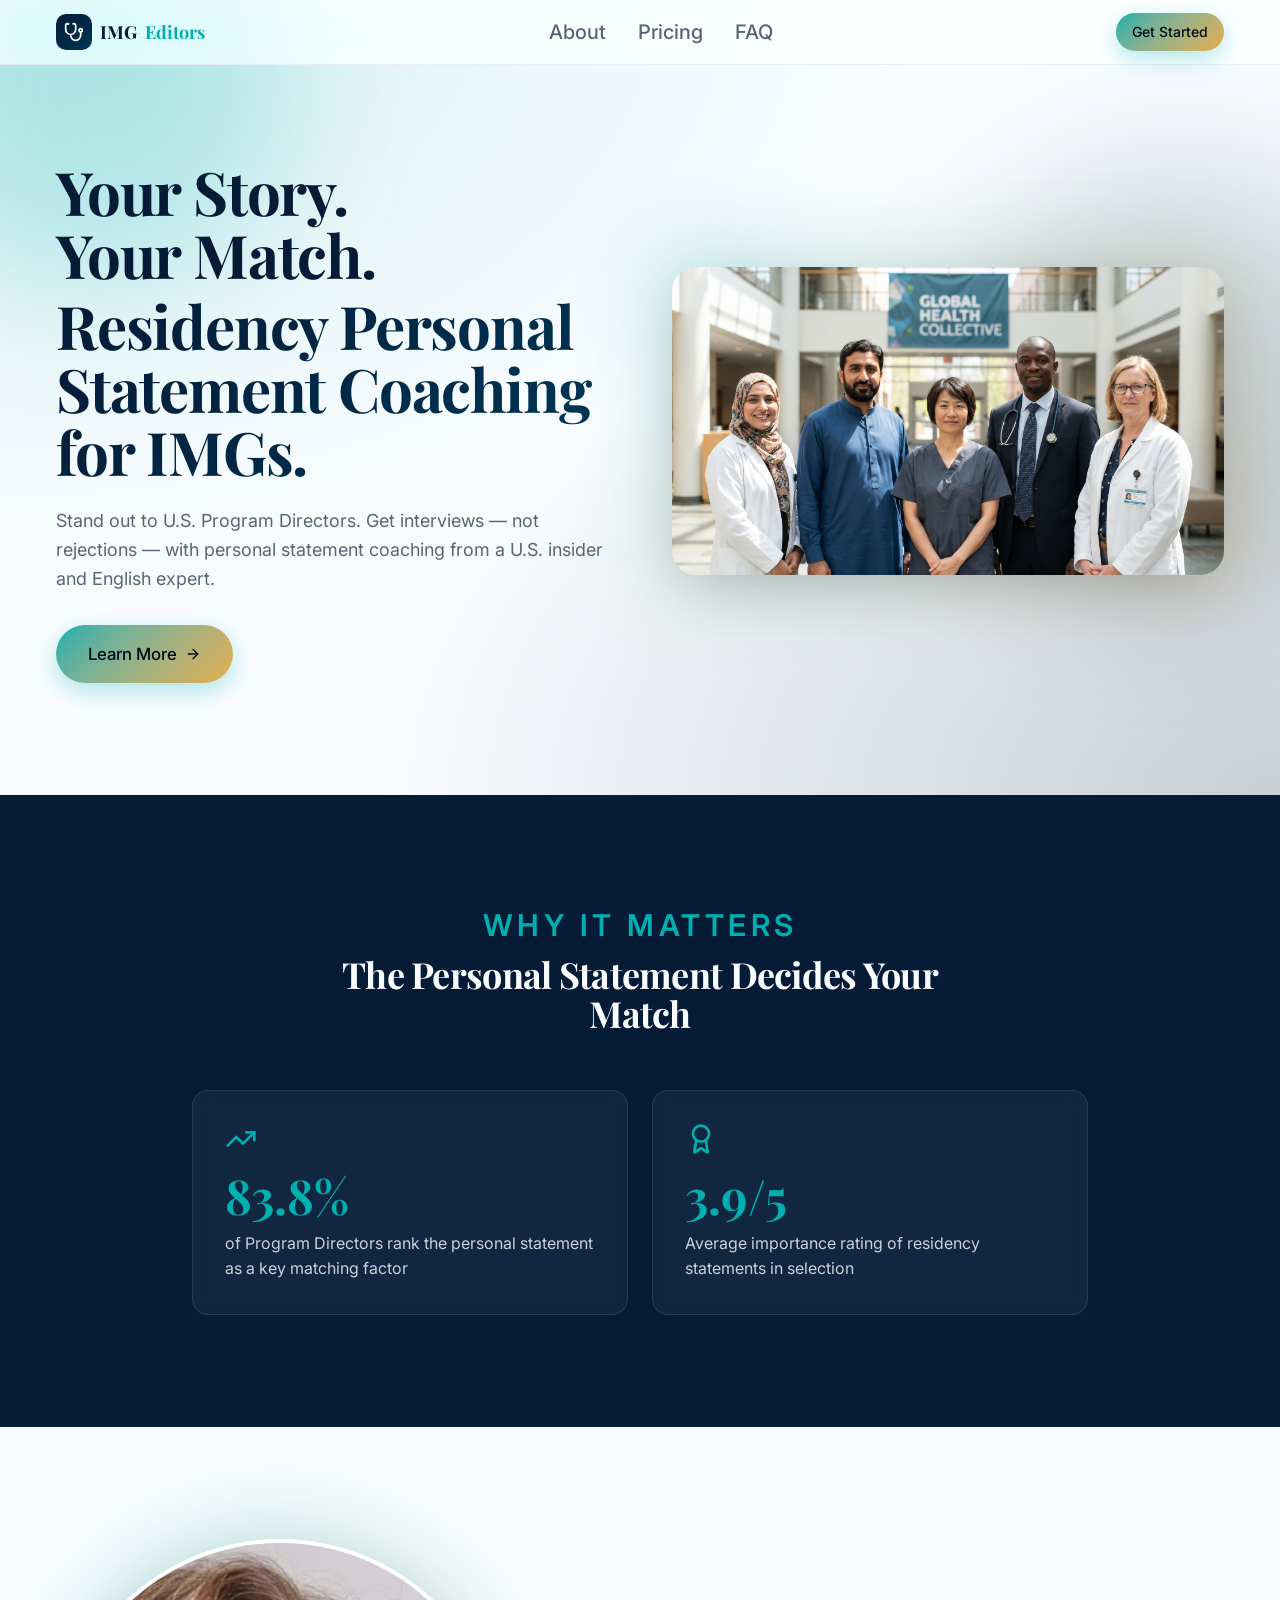
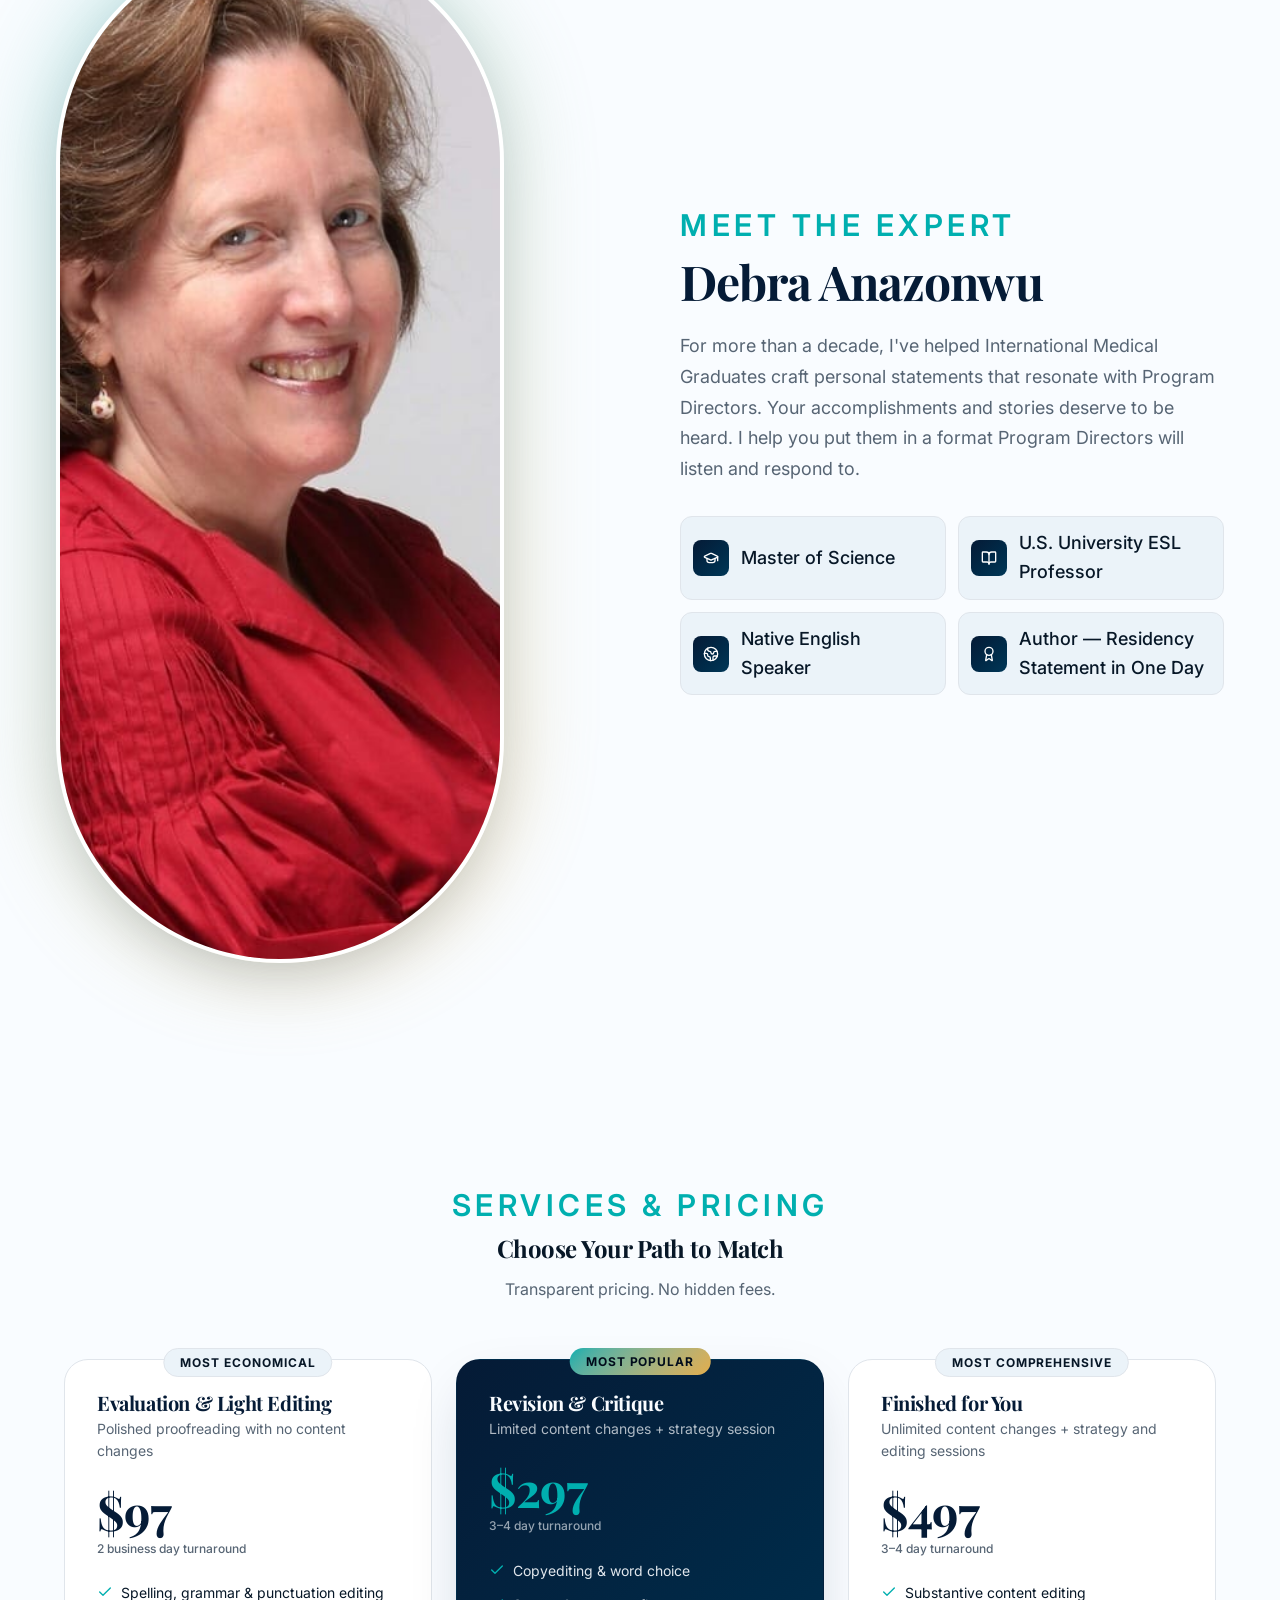
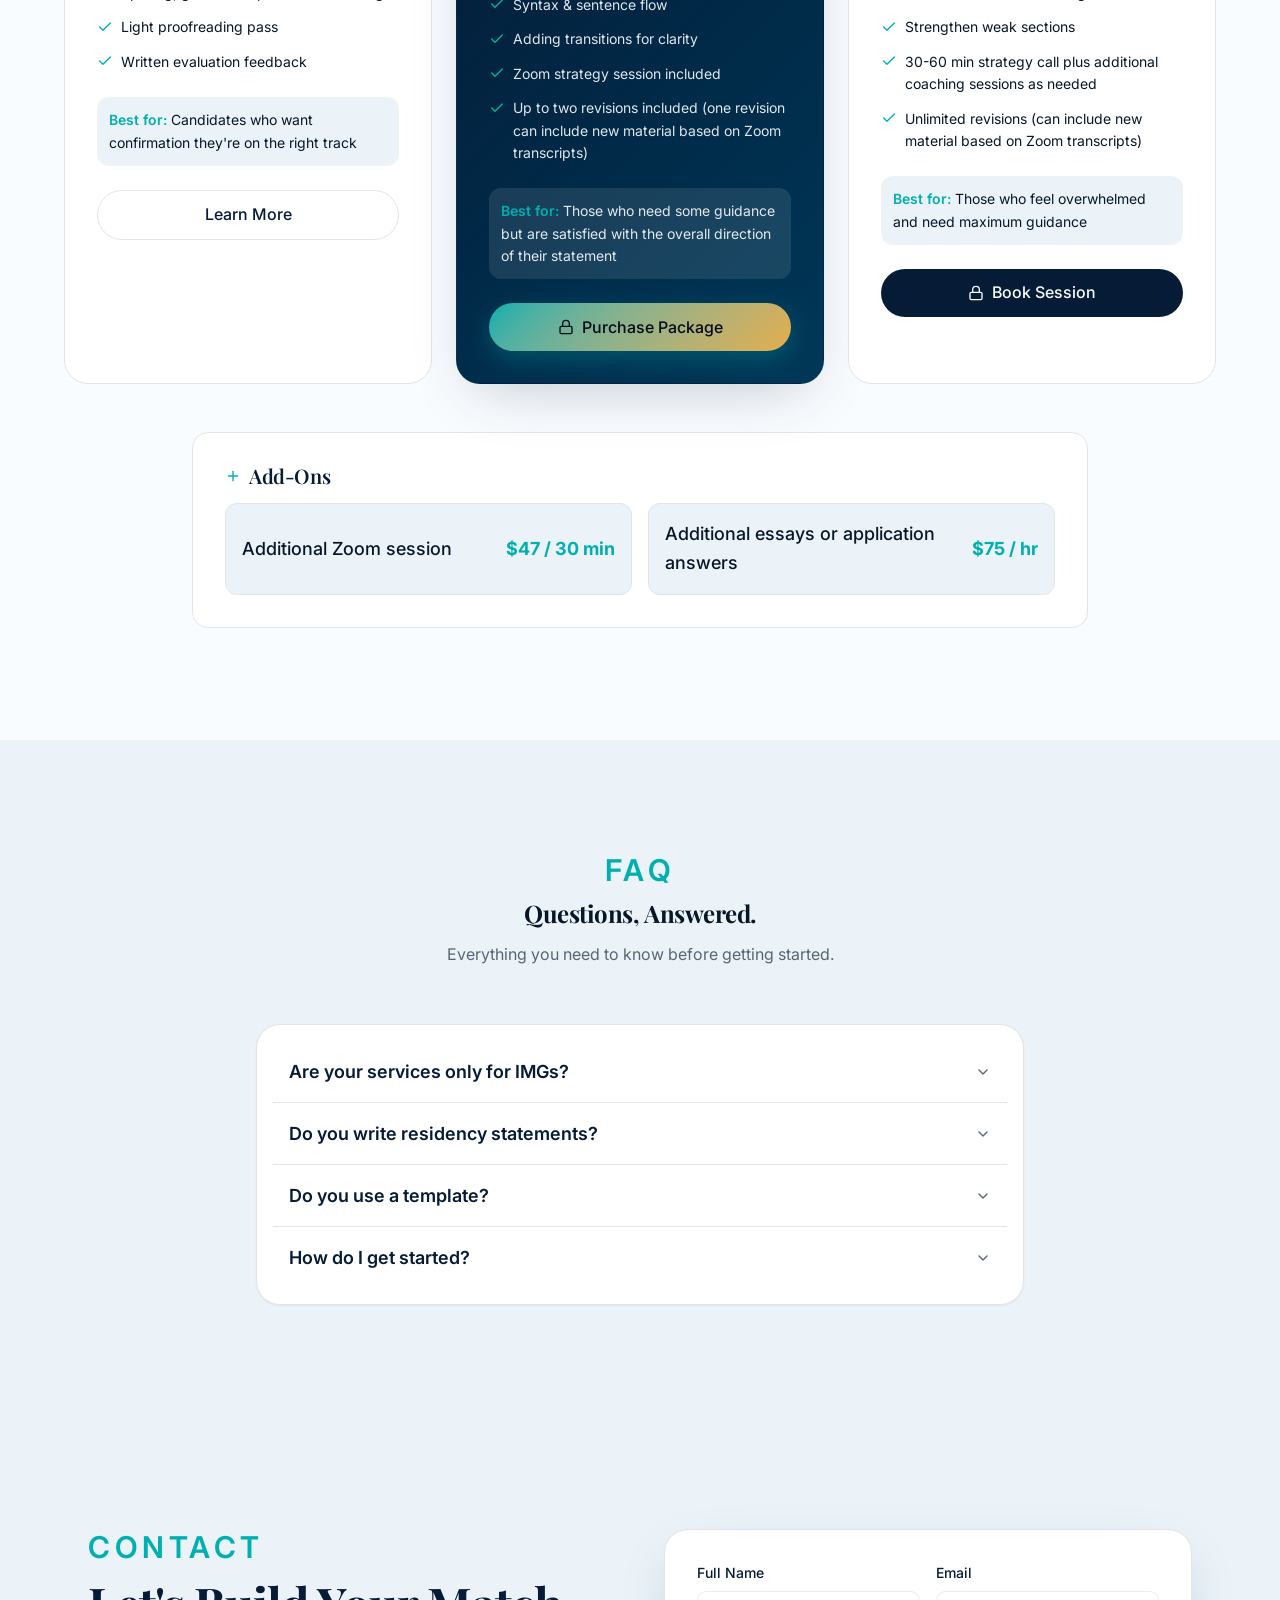
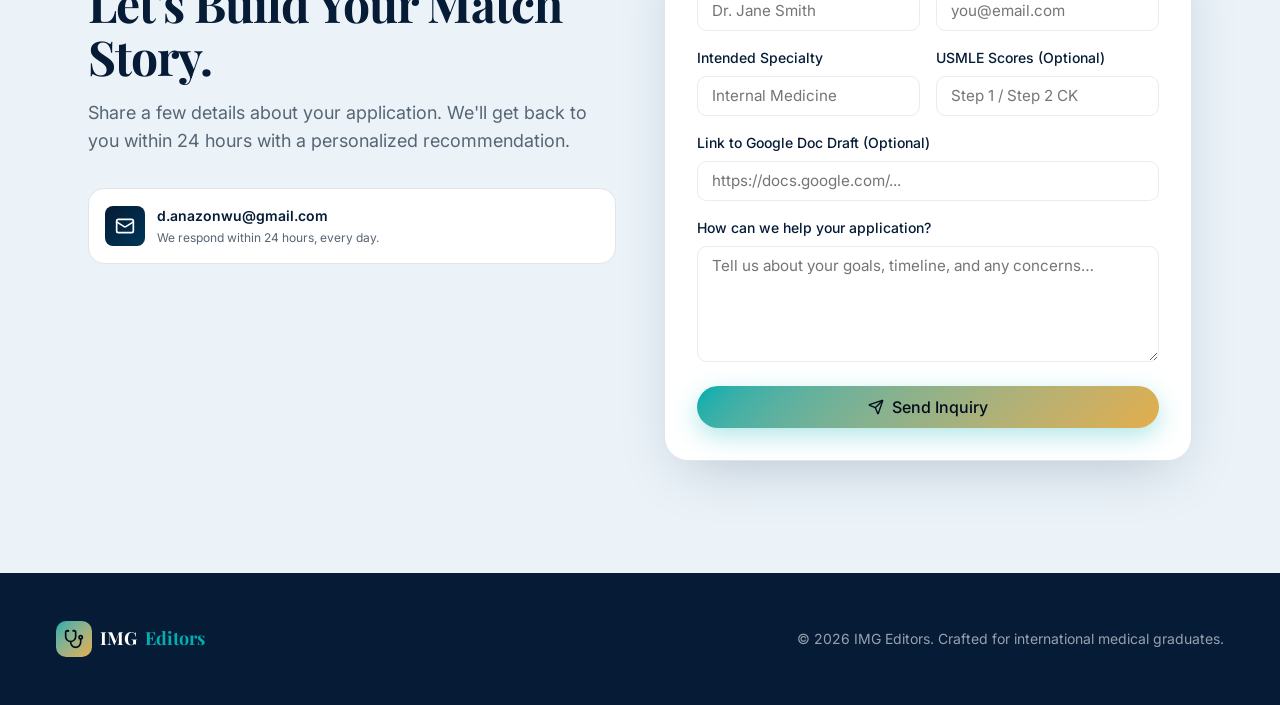
<file: index.html>
<!DOCTYPE html>
<html lang="en">
<head>
  <meta charset="UTF-8" />
  <meta name="viewport" content="width=device-width, initial-scale=1" />
  <title>IMG Editors — Residency Personal Statement Coaching for IMGs</title>
  <meta name="description" content="Premium residency personal statement editing & coaching for International Medical Graduates. Stand out to U.S. Program Directors and match into your dream specialty." />
  <meta property="og:title" content="IMG Editors — Residency Personal Statement Coaching" />
  <meta property="og:description" content="Expert coaching from a U.S. insider. Get interviews — not rejections." />
  <meta property="og:type" content="website" />
  <link rel="preconnect" href="https://fonts.googleapis.com" />
  <link rel="preconnect" href="https://fonts.gstatic.com" crossorigin />
  <link rel="stylesheet" href="styles.css" />
</head>
<body id="top">

  <!-- NAVBAR -->
  <header class="nav">
    <div class="container nav-inner">
      <a href="#top" class="logo">
        <span class="mark"><svg viewBox="0 0 24 24" fill="none" stroke="currentColor" stroke-width="2" stroke-linecap="round" stroke-linejoin="round"><path d="M4.8 2.3A.3.3 0 1 0 5 2H4a2 2 0 0 0-2 2v5a6 6 0 0 0 6 6 6 6 0 0 0 6-6V4a2 2 0 0 0-2-2h-1a.2.2 0 1 0 .3.3"/><path d="M8 15v1a6 6 0 0 0 6 6 6 6 0 0 0 6-6v-4"/><circle cx="20" cy="10" r="2"/></svg></span>
        IMG<span class="accent">Editors</span>
      </a>
      <nav class="nav-links">
        <a href="#expert">About</a>
        <a href="#pricing">Pricing</a>
        <a href="#faq">FAQ</a>
      </nav>
      <div class="nav-cta-desktop"><a href="#contact" class="btn btn-hero btn-sm">Get Started</a></div>
      <button class="nav-burger" id="burger" aria-label="Menu">
        <svg viewBox="0 0 24 24" fill="none" stroke="currentColor" stroke-width="2" stroke-linecap="round" stroke-linejoin="round"><path d="M4 6h16M4 12h16M4 18h16"/></svg>
      </button>
    </div>
    <div class="nav-mobile" id="navMobile">
      <a href="#expert">About</a>
      <a href="#pricing">Pricing</a>
      <a href="#faq">FAQ</a>
      <a href="#contact" class="btn btn-hero btn-sm">Get Started</a>
    </div>
  </header>

  <main>
    <!-- HERO -->
    <section class="hero">
      <div class="blob blob-a"></div>
      <div class="blob blob-b"></div>
      <div class="container hero-grid">
        <div class="hero-copy reveal">
          <h1>Your Story.<br/>Your Match.<span class="grad-text">Residency Personal Statement Coaching for IMGs.</span></h1>
          <p>Stand out to U.S. Program Directors. Get interviews — not rejections — with personal statement coaching from a U.S. insider and English expert.</p>
          <div class="hero-actions">
            <a href="book.html" class="btn btn-hero btn-xl">Learn More
              <svg viewBox="0 0 24 24" fill="none" stroke="currentColor" stroke-width="2" stroke-linecap="round" stroke-linejoin="round"><path d="M5 12h14"/><path d="m12 5 7 7-7 7"/></svg>
            </a>
          </div>
        </div>
        <div class="hero-img-wrap reveal">
          <div class="glow"></div>
          <img src="hero-doctors.png" alt="International medical graduates matched into U.S. residency programs" width="1536" height="1024" />
        </div>
      </div>
    </section>

    <!-- STATS / WHY IT MATTERS -->
    <section class="stats">
      <div class="container">
        <div class="head-wrap center reveal">
          <p class="eyebrow">Why It Matters</p>
          <h2 style="margin-top:.75rem">The Personal Statement Decides Your Match</h2>
        </div>
        <div class="stats-grid">
          <div class="stat-card reveal">
            <svg class="ic" viewBox="0 0 24 24" fill="none" stroke="currentColor" stroke-width="2" stroke-linecap="round" stroke-linejoin="round"><path d="M16 7h6v6"/><path d="m22 7-8.5 8.5-5-5L2 17"/></svg>
            <div class="stat-num">83.8%</div>
            <p>of Program Directors rank the personal statement as a key matching factor</p>
          </div>
          <div class="stat-card reveal">
            <svg class="ic" viewBox="0 0 24 24" fill="none" stroke="currentColor" stroke-width="2" stroke-linecap="round" stroke-linejoin="round"><path d="m15.477 12.89 1.515 8.526a.5.5 0 0 1-.81.47l-3.58-2.687a1 1 0 0 0-1.197 0l-3.586 2.686a.5.5 0 0 1-.81-.469l1.514-8.526"/><circle cx="12" cy="8" r="6"/></svg>
            <div class="stat-num">3.9/5</div>
            <p>Average importance rating of residency statements in selection</p>
          </div>
        </div>
      </div>
    </section>

    <!-- EXPERT -->
    <section class="expert" id="expert">
      <div class="container expert-grid">
        <div class="expert-photo reveal">
          <div class="glow"></div>
          <img src="debra.jpg" alt="Debra Anazonwu — IMG Editors founder" width="1024" height="1024" loading="lazy" />
        </div>
        <div class="reveal">
          <p class="eyebrow">Meet The Expert</p>
          <h2 style="margin-top:.75rem">Debra Anazonwu</h2>
          <p class="bio">For more than a decade, I've helped International Medical Graduates craft personal statements that resonate with Program Directors. Your accomplishments and stories deserve to be heard. I help you put them in a format Program Directors will listen and respond to.</p>
          <div class="cred-grid">
            <div class="cred"><span class="ic"><svg viewBox="0 0 24 24" fill="none" stroke="currentColor" stroke-width="2" stroke-linecap="round" stroke-linejoin="round"><path d="M21.42 10.922a1 1 0 0 0-.019-1.838L12.83 5.18a2 2 0 0 0-1.66 0L2.6 9.08a1 1 0 0 0 0 1.832l8.57 3.908a2 2 0 0 0 1.66 0z"/><path d="M22 10v6"/><path d="M6 12.5V16a6 3 0 0 0 12 0v-3.5"/></svg></span><span class="lbl">Master of Science</span></div>
            <div class="cred"><span class="ic"><svg viewBox="0 0 24 24" fill="none" stroke="currentColor" stroke-width="2" stroke-linecap="round" stroke-linejoin="round"><path d="M12 7v14"/><path d="M3 18a1 1 0 0 1-1-1V4a1 1 0 0 1 1-1h5a4 4 0 0 1 4 4 4 4 0 0 1 4-4h5a1 1 0 0 1 1 1v13a1 1 0 0 1-1 1h-6a3 3 0 0 0-3 3 3 3 0 0 0-3-3z"/></svg></span><span class="lbl">U.S. University ESL Professor</span></div>
            <div class="cred"><span class="ic"><svg viewBox="0 0 24 24" fill="none" stroke="currentColor" stroke-width="2" stroke-linecap="round" stroke-linejoin="round"><circle cx="12" cy="12" r="10"/><path d="M21.54 15H17a2 2 0 0 0-2 2v4.54"/><path d="M7 3.34V5a3 3 0 0 0 3 3a2 2 0 0 1 2 2c0 1.1.9 2 2 2a2 2 0 0 0 2-2c0-1.1.9-2 2-2h3.17"/><path d="M11 21.95V18a2 2 0 0 0-2-2a2 2 0 0 1-2-2v-1a2 2 0 0 0-2-2H2.05"/></svg></span><span class="lbl">Native English Speaker</span></div>
            <div class="cred"><span class="ic"><svg viewBox="0 0 24 24" fill="none" stroke="currentColor" stroke-width="2" stroke-linecap="round" stroke-linejoin="round"><path d="m15.477 12.89 1.515 8.526a.5.5 0 0 1-.81.47l-3.58-2.687a1 1 0 0 0-1.197 0l-3.586 2.686a.5.5 0 0 1-.81-.469l1.514-8.526"/><circle cx="12" cy="8" r="6"/></svg></span><span class="lbl">Author — Residency Statement in One Day</span></div>
          </div>
        </div>
      </div>
    </section>

    <!-- PRICING -->
    <section class="pricing" id="services">
      <div class="container">
        <div class="head-wrap center reveal">
          <p class="eyebrow">Services &amp; Pricing</p>
          <h2 id="pricing" style="margin-top:.75rem">Choose Your Path to Match</h2>
          <p class="sub">Transparent pricing. No hidden fees.</p>
        </div>

        <div class="price-grid">
          <!-- Economical -->
          <div class="tier reveal">
            <span class="badge plain">Most Economical</span>
            <h3>Evaluation &amp; Light Editing</h3>
            <p class="desc">Polished proofreading with no content changes</p>
            <div class="price">$97</div>
            <p class="turn">2 business day turnaround</p>
            <ul>
              <li><svg viewBox="0 0 24 24" fill="none" stroke="currentColor" stroke-width="2" stroke-linecap="round" stroke-linejoin="round"><path d="M20 6 9 17l-5-5"/></svg>Spelling, grammar &amp; punctuation editing</li>
              <li><svg viewBox="0 0 24 24" fill="none" stroke="currentColor" stroke-width="2" stroke-linecap="round" stroke-linejoin="round"><path d="M20 6 9 17l-5-5"/></svg>Light proofreading pass</li>
              <li><svg viewBox="0 0 24 24" fill="none" stroke="currentColor" stroke-width="2" stroke-linecap="round" stroke-linejoin="round"><path d="M20 6 9 17l-5-5"/></svg>Written evaluation feedback</li>
            </ul>
            <div class="bestfor"><b>Best for: </b>Candidates who want confirmation they're on the right track</div>
            <a href="#contact" class="btn btn-outline btn-lg btn-block">Learn More</a>
          </div>

          <!-- Popular -->
          <div class="tier pop reveal">
            <span class="badge grad">Most Popular</span>
            <h3>Revision &amp; Critique</h3>
            <p class="desc">Limited content changes + strategy session</p>
            <div class="price">$297</div>
            <p class="turn">3–4 day turnaround</p>
            <ul>
              <li><svg viewBox="0 0 24 24" fill="none" stroke="currentColor" stroke-width="2" stroke-linecap="round" stroke-linejoin="round"><path d="M20 6 9 17l-5-5"/></svg>Copyediting &amp; word choice</li>
              <li><svg viewBox="0 0 24 24" fill="none" stroke="currentColor" stroke-width="2" stroke-linecap="round" stroke-linejoin="round"><path d="M20 6 9 17l-5-5"/></svg>Syntax &amp; sentence flow</li>
              <li><svg viewBox="0 0 24 24" fill="none" stroke="currentColor" stroke-width="2" stroke-linecap="round" stroke-linejoin="round"><path d="M20 6 9 17l-5-5"/></svg>Adding transitions for clarity</li>
              <li><svg viewBox="0 0 24 24" fill="none" stroke="currentColor" stroke-width="2" stroke-linecap="round" stroke-linejoin="round"><path d="M20 6 9 17l-5-5"/></svg>Zoom strategy session included</li>
              <li><svg viewBox="0 0 24 24" fill="none" stroke="currentColor" stroke-width="2" stroke-linecap="round" stroke-linejoin="round"><path d="M20 6 9 17l-5-5"/></svg>Up to two revisions included (one revision can include new material based on Zoom transcripts)</li>
            </ul>
            <div class="bestfor"><b>Best for: </b>Those who need some guidance but are satisfied with the overall direction of their statement</div>
            <a href="#contact" class="btn btn-hero btn-lg btn-block">
              <svg viewBox="0 0 24 24" fill="none" stroke="currentColor" stroke-width="2" stroke-linecap="round" stroke-linejoin="round"><rect width="18" height="11" x="3" y="11" rx="2" ry="2"/><path d="M7 11V7a5 5 0 0 1 10 0v4"/></svg>
              Purchase Package
            </a>
          </div>

          <!-- Comprehensive -->
          <div class="tier reveal">
            <span class="badge plain">Most Comprehensive</span>
            <h3>Finished for You</h3>
            <p class="desc">Unlimited content changes + strategy and editing sessions</p>
            <div class="price">$497</div>
            <p class="turn">3–4 day turnaround</p>
            <ul>
              <li><svg viewBox="0 0 24 24" fill="none" stroke="currentColor" stroke-width="2" stroke-linecap="round" stroke-linejoin="round"><path d="M20 6 9 17l-5-5"/></svg>Substantive content editing</li>
              <li><svg viewBox="0 0 24 24" fill="none" stroke="currentColor" stroke-width="2" stroke-linecap="round" stroke-linejoin="round"><path d="M20 6 9 17l-5-5"/></svg>Strengthen weak sections</li>
              <li><svg viewBox="0 0 24 24" fill="none" stroke="currentColor" stroke-width="2" stroke-linecap="round" stroke-linejoin="round"><path d="M20 6 9 17l-5-5"/></svg>30-60 min strategy call plus additional coaching sessions as needed</li>
              <li><svg viewBox="0 0 24 24" fill="none" stroke="currentColor" stroke-width="2" stroke-linecap="round" stroke-linejoin="round"><path d="M20 6 9 17l-5-5"/></svg>Unlimited revisions (can include new material based on Zoom transcripts)</li>
            </ul>
            <div class="bestfor"><b>Best for: </b>Those who feel overwhelmed and need maximum guidance</div>
            <a href="#contact" class="btn btn-premium btn-lg btn-block">
              <svg viewBox="0 0 24 24" fill="none" stroke="currentColor" stroke-width="2" stroke-linecap="round" stroke-linejoin="round"><rect width="18" height="11" x="3" y="11" rx="2" ry="2"/><path d="M7 11V7a5 5 0 0 1 10 0v4"/></svg>
              Book Session
            </a>
          </div>
        </div>

        <!-- Add-ons -->
        <div class="addons reveal">
          <div class="addons-head">
            <svg viewBox="0 0 24 24" fill="none" stroke="currentColor" stroke-width="2" stroke-linecap="round" stroke-linejoin="round"><path d="M5 12h14"/><path d="M12 5v14"/></svg>
            <h3>Add-Ons</h3>
          </div>
          <div class="addon-row">
            <div class="addon"><span class="lbl">Additional Zoom session</span><span class="pr">$47 / 30 min</span></div>
            <div class="addon"><span class="lbl">Additional essays or application answers</span><span class="pr">$75 / hr</span></div>
          </div>
        </div>
      </div>
    </section>

    <!-- FAQ -->
    <section class="faq" id="faq">
      <div class="container">
        <div class="head-wrap center reveal">
          <p class="eyebrow">FAQ</p>
          <h2 style="margin-top:.75rem">Questions, Answered.</h2>
          <p class="sub">Everything you need to know before getting started.</p>
        </div>
        <div class="faq-card reveal">
          <div class="faq-item">
            <button class="faq-q">Are your services only for IMGs?<svg viewBox="0 0 24 24" fill="none" stroke="currentColor" stroke-width="2" stroke-linecap="round" stroke-linejoin="round"><path d="m6 9 6 6 6-6"/></svg></button>
            <div class="faq-a"><p>No. While we specialize in International Medical Graduates, we also work with native English speakers and U.S. medical students who want expert guidance shaping their residency personal statement.</p></div>
          </div>
          <div class="faq-item">
            <button class="faq-q">Do you write residency statements?<svg viewBox="0 0 24 24" fill="none" stroke="currentColor" stroke-width="2" stroke-linecap="round" stroke-linejoin="round"><path d="m6 9 6 6 6-6"/></svg></button>
            <div class="faq-a"><p>It depends on the tier. The Revision &amp; Critique tier includes limited rewriting, while the Finished for You package includes substantial rewriting. We work from your draft and Zoom transcripts to add new material in your own voice, so the final statement is authentically yours.</p></div>
          </div>
          <div class="faq-item">
            <button class="faq-q">Do you use a template?<svg viewBox="0 0 24 24" fill="none" stroke="currentColor" stroke-width="2" stroke-linecap="round" stroke-linejoin="round"><path d="m6 9 6 6 6-6"/></svg></button>
            <div class="faq-a"><p>Yes. We follow the defined format that residency Program Directors expect: an opening story to hook the reader, body paragraphs anchored in patient experiences, and a focused conclusion that neatly ties your statement together and explains how you'll contribute to the program. Throughout the statement, we'll focus on your commitment to your specialty, because that's what Program Directors value.</p></div>
          </div>
          <div class="faq-item">
            <button class="faq-q">How do I get started?<svg viewBox="0 0 24 24" fill="none" stroke="currentColor" stroke-width="2" stroke-linecap="round" stroke-linejoin="round"><path d="m6 9 6 6 6-6"/></svg></button>
            <div class="faq-a"><p>Prepare a rough draft of up to 900 words in a Google Doc and send it our way. The initial evaluation has a 48-hour turnaround, after which we'll recommend the package that fits your application best.</p></div>
          </div>
        </div>
      </div>
    </section>

    <!-- CONTACT -->
    <section class="contact" id="contact">
      <div class="container contact-grid">
        <div class="reveal">
          <p class="eyebrow">Contact</p>
          <h2>Let's Build Your Match Story.</h2>
          <p class="lead">Share a few details about your application. We'll get back to you within 24 hours with a personalized recommendation.</p>
          <div class="mailcard">
            <span class="ic"><svg viewBox="0 0 24 24" fill="none" stroke="currentColor" stroke-width="2" stroke-linecap="round" stroke-linejoin="round"><rect width="20" height="16" x="2" y="4" rx="2"/><path d="m22 7-8.97 5.7a1.94 1.94 0 0 1-2.06 0L2 7"/></svg></span>
            <div>
              <div class="em">d.anazonwu@gmail.com</div>
              <div class="sm">We respond within 24 hours, every day.</div>
            </div>
          </div>
        </div>

        <!-- On submit: opens email app pre-filled to d.anazonwu@gmail.com -->
        <form class="form-card reveal" id="inquiryForm">
          <div class="frow">
            <div><label for="name">Full Name</label><input id="name" name="full_name" maxlength="100" placeholder="Dr. Jane Smith" /></div>
            <div><label for="email">Email</label><input id="email" name="email" type="email" maxlength="200" placeholder="you@email.com" /></div>
          </div>
          <div class="frow">
            <div><label for="specialty">Intended Specialty</label><input id="specialty" name="specialty" maxlength="80" placeholder="Internal Medicine" /></div>
            <div><label for="scores">USMLE Scores (Optional)</label><input id="scores" name="scores" maxlength="80" placeholder="Step 1 / Step 2 CK" /></div>
          </div>
          <div><label for="docLink">Link to Google Doc Draft (Optional)</label><input id="docLink" name="docLink" type="url" maxlength="300" placeholder="https://docs.google.com/..." /></div>
          <div><label for="message">How can we help your application?</label><textarea id="message" name="message" rows="5" maxlength="2000" placeholder="Tell us about your goals, timeline, and any concerns…"></textarea></div>
          <button type="submit" class="btn btn-hero btn-lg btn-block">
            <svg viewBox="0 0 24 24" fill="none" stroke="currentColor" stroke-width="2" stroke-linecap="round" stroke-linejoin="round"><path d="M14.536 21.686a.5.5 0 0 0 .937-.024l6.5-19a.496.496 0 0 0-.635-.635l-19 6.5a.5.5 0 0 0-.024.937l7.93 3.18a2 2 0 0 1 1.112 1.11z"/><path d="m21.854 2.147-10.94 10.939"/></svg>
            Send Inquiry
          </button>
        </form>
      </div>
    </section>
  </main>

  <!-- FOOTER -->
  <footer class="footer">
    <div class="container footer-inner">
      <a href="#top" class="logo">
        <span class="mark"><svg viewBox="0 0 24 24" fill="none" stroke="currentColor" stroke-width="2" stroke-linecap="round" stroke-linejoin="round"><path d="M4.8 2.3A.3.3 0 1 0 5 2H4a2 2 0 0 0-2 2v5a6 6 0 0 0 6 6 6 6 0 0 0 6-6V4a2 2 0 0 0-2-2h-1a.2.2 0 1 0 .3.3"/><path d="M8 15v1a6 6 0 0 0 6 6 6 6 0 0 0 6-6v-4"/><circle cx="20" cy="10" r="2"/></svg></span>
        IMG<span class="accent">Editors</span>
      </a>
      <p>© <span id="yr"></span> IMG Editors. Crafted for international medical graduates.</p>
    </div>
  </footer>

  <script>
    document.getElementById('yr').textContent = new Date().getFullYear();
    var burger = document.getElementById('burger');
    burger.addEventListener('click', function(){ document.getElementById('navMobile').classList.toggle('show'); });
    document.querySelectorAll('#navMobile a').forEach(function(a){ a.addEventListener('click', function(){ document.getElementById('navMobile').classList.remove('show'); }); });

    document.querySelectorAll('.faq-q').forEach(function(btn){
      btn.addEventListener('click', function(){
        var item = btn.parentElement, ans = item.querySelector('.faq-a'), open = item.classList.contains('open');
        document.querySelectorAll('.faq-item').forEach(function(i){ i.classList.remove('open'); i.querySelector('.faq-a').style.maxHeight = null; });
        if(!open){ item.classList.add('open'); ans.style.maxHeight = ans.scrollHeight + 'px'; }
      });
    });

    document.getElementById('inquiryForm').addEventListener('submit', function(e){
      e.preventDefault();
      var f = e.target, v = function(n){ return (f.elements[n] && f.elements[n].value.trim()) || '—'; };
      var subject = 'New Inquiry — ' + (f.elements['full_name'].value.trim() || 'IMG Editors');
      var body = 'Full Name: ' + v('full_name') + '\n'
        + 'Email: ' + v('email') + '\n'
        + 'Intended Specialty: ' + v('specialty') + '\n'
        + 'USMLE Scores: ' + v('scores') + '\n'
        + 'Google Doc Draft: ' + v('docLink') + '\n\n'
        + 'How can we help your application?\n' + v('message');
      window.location.href = 'mailto:d.anazonwu@gmail.com?subject=' + encodeURIComponent(subject) + '&body=' + encodeURIComponent(body);
    });

    document.documentElement.classList.add('js');
    var io = new IntersectionObserver(function(es){ es.forEach(function(e){ if(e.isIntersecting){ e.target.classList.add('in'); io.unobserve(e.target); } }); }, { threshold: 0.05, rootMargin: '0px 0px -8% 0px' });
    document.querySelectorAll('.reveal').forEach(function(el){ io.observe(el); });
  </script>
</body>
</html>
</file>
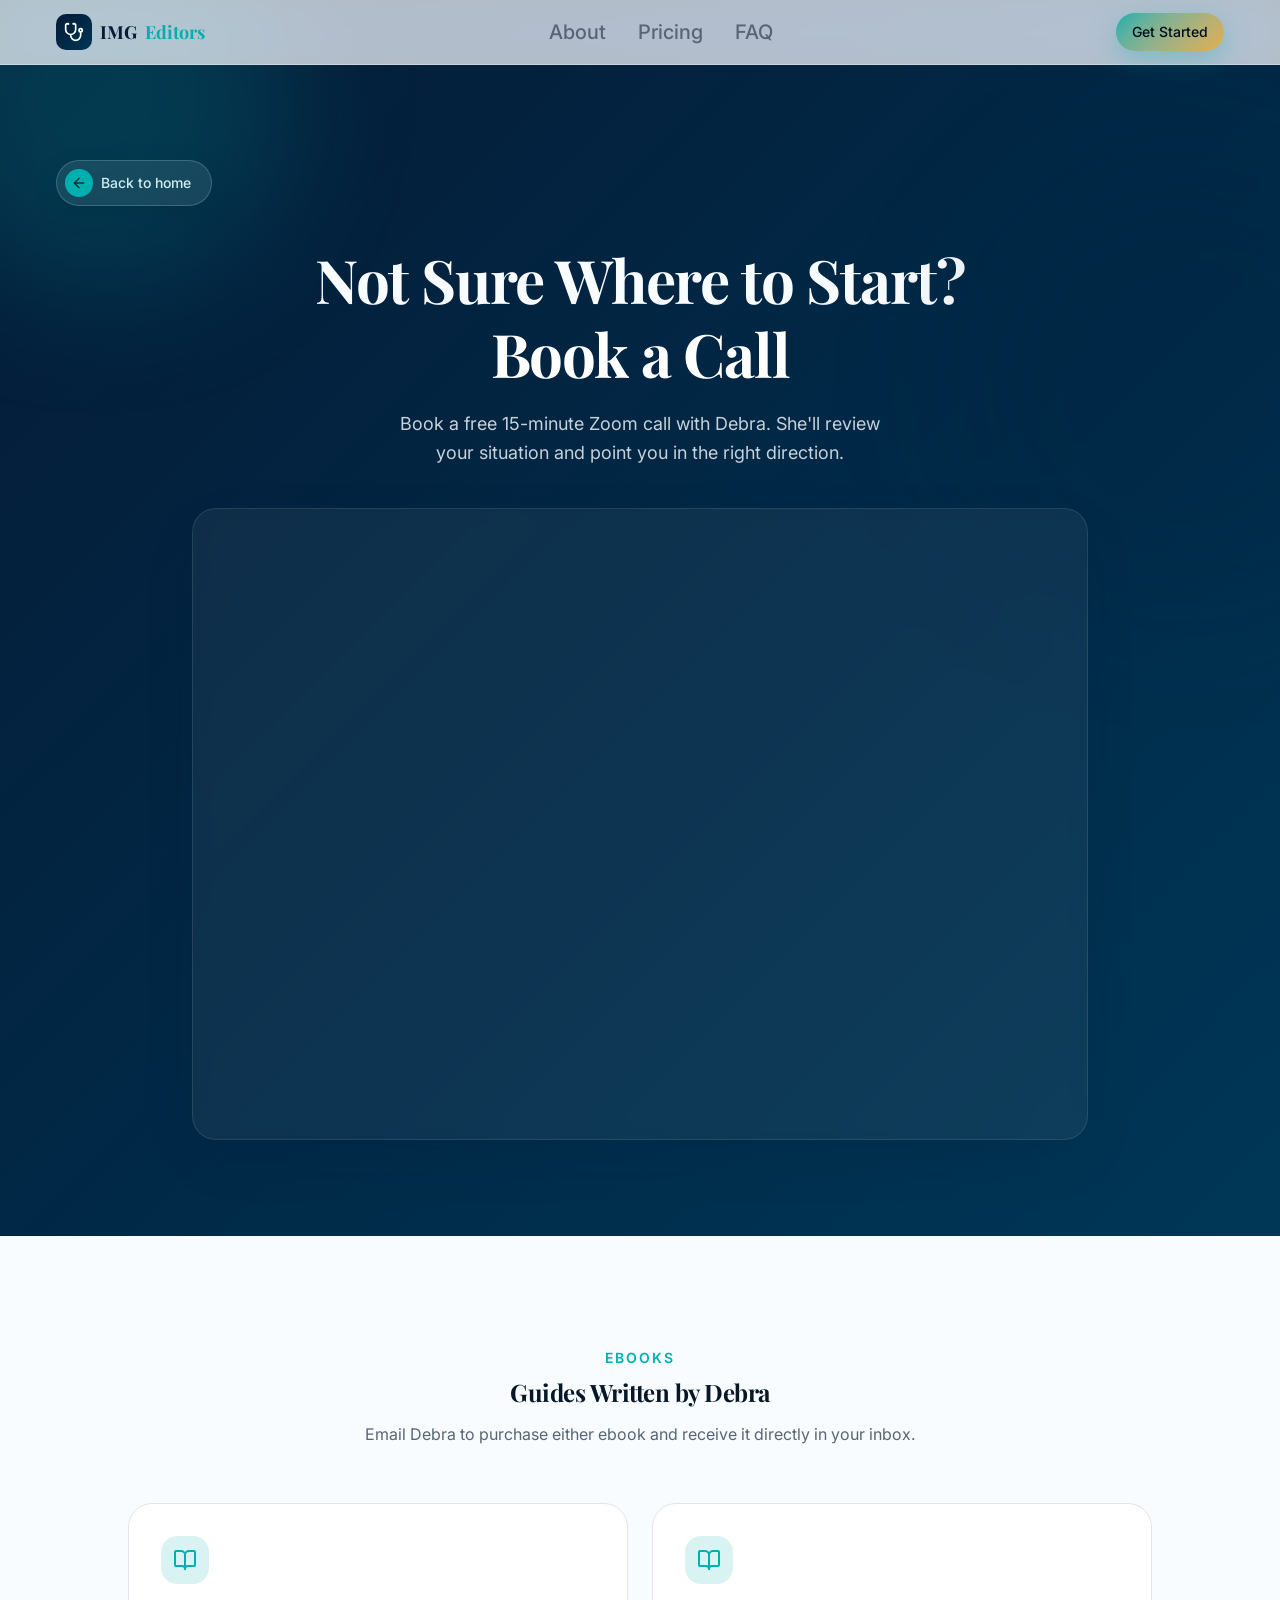
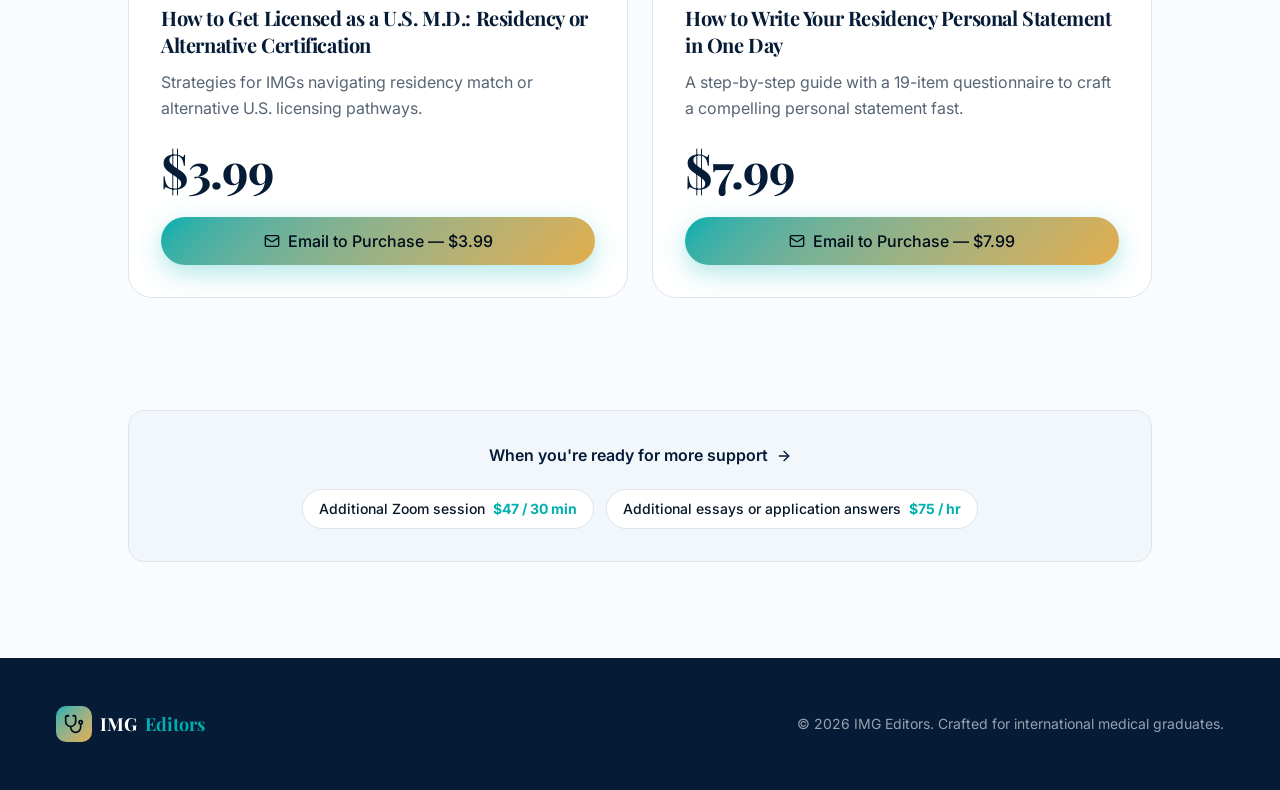
<file: book.html>
<!DOCTYPE html>
<html lang="en">
<head>
  <meta charset="UTF-8" />
  <meta name="viewport" content="width=device-width, initial-scale=1" />
  <title>Resources — IMG Editors</title>
  <meta name="description" content="Book a free 15-minute discovery call with Debra and explore guides written for International Medical Graduates." />
  <meta name="robots" content="noindex, nofollow" />
  <link rel="preconnect" href="https://fonts.googleapis.com" />
  <link rel="preconnect" href="https://fonts.gstatic.com" crossorigin />
  <link rel="stylesheet" href="styles.css" />
  <link href="https://assets.calendly.com/assets/external/widget.css" rel="stylesheet" />
  <script src="https://assets.calendly.com/assets/external/widget.js" async></script>
</head>
<body id="top">

  <!-- NAVBAR -->
  <header class="nav">
    <div class="container nav-inner">
      <a href="index.html#top" class="logo">
        <span class="mark"><svg viewBox="0 0 24 24" fill="none" stroke="currentColor" stroke-width="2" stroke-linecap="round" stroke-linejoin="round"><path d="M4.8 2.3A.3.3 0 1 0 5 2H4a2 2 0 0 0-2 2v5a6 6 0 0 0 6 6 6 6 0 0 0 6-6V4a2 2 0 0 0-2-2h-1a.2.2 0 1 0 .3.3"/><path d="M8 15v1a6 6 0 0 0 6 6 6 6 0 0 0 6-6v-4"/><circle cx="20" cy="10" r="2"/></svg></span>
        IMG<span class="accent">Editors</span>
      </a>
      <nav class="nav-links">
        <a href="index.html#expert">About</a>
        <a href="index.html#pricing">Pricing</a>
        <a href="index.html#faq">FAQ</a>
      </nav>
      <div class="nav-cta-desktop"><a href="index.html#contact" class="btn btn-hero btn-sm">Get Started</a></div>
      <button class="nav-burger" id="burger" aria-label="Menu">
        <svg viewBox="0 0 24 24" fill="none" stroke="currentColor" stroke-width="2" stroke-linecap="round" stroke-linejoin="round"><path d="M4 6h16M4 12h16M4 18h16"/></svg>
      </button>
    </div>
    <div class="nav-mobile" id="navMobile">
      <a href="index.html#expert">About</a>
      <a href="index.html#pricing">Pricing</a>
      <a href="index.html#faq">FAQ</a>
      <a href="index.html#contact" class="btn btn-hero btn-sm">Get Started</a>
    </div>
  </header>

  <main>
    <!-- SECTION 1 — CALENDLY -->
    <section class="book-hero">
      <div class="blob blob-a"></div>
      <div class="blob blob-b"></div>
      <div class="container">
        <a href="index.html" class="back-pill">
          <span class="circ"><svg viewBox="0 0 24 24" fill="none" stroke="currentColor" stroke-width="2" stroke-linecap="round" stroke-linejoin="round"><path d="m12 19-7-7 7-7"/><path d="M19 12H5"/></svg></span>
          Back to home
        </a>
        <div class="reveal">
          <h1>Not Sure Where to Start? <span class="blk">Book a Call</span></h1>
          <p class="sub">Book a free 15-minute Zoom call with Debra. She'll review your situation and point you in the right direction.</p>
        </div>
        <div class="cal-wrap reveal">
          <div class="calendly-inline-widget" data-url="https://calendly.com/d-anazonwu" style="min-width:320px;height:630px;"></div>
        </div>
      </div>
    </section>

    <!-- SECTION 2 — EBOOKS -->
    <section class="ebooks">
      <div class="container">
        <div class="head-wrap center reveal">
          <p class="eyebrow">Ebooks</p>
          <h2 style="margin-top:.75rem">Guides Written by Debra</h2>
          <p class="sub">Email Debra to purchase either ebook and receive it directly in your inbox.</p>
        </div>
        <div class="ebook-grid">
          <div class="ebook reveal">
            <div class="ic"><svg viewBox="0 0 24 24" fill="none" stroke="currentColor" stroke-width="2" stroke-linecap="round" stroke-linejoin="round"><path d="M12 7v14"/><path d="M3 18a1 1 0 0 1-1-1V4a1 1 0 0 1 1-1h5a4 4 0 0 1 4 4 4 4 0 0 1 4-4h5a1 1 0 0 1 1 1v13a1 1 0 0 1-1 1h-6a3 3 0 0 0-3 3 3 3 0 0 0-3-3z"/></svg></div>
            <h3>How to Get Licensed as a U.S. M.D.: Residency or Alternative Certification</h3>
            <p>Strategies for IMGs navigating residency match or alternative U.S. licensing pathways.</p>
            <div class="price">$3.99</div>
            <a class="btn btn-hero btn-lg btn-block" href="mailto:d.anazonwu@gmail.com?subject=Ebook%20Purchase%20%E2%80%93%20Alternative%20Residency%20Pathways%20(%243.99)">
              <svg viewBox="0 0 24 24" fill="none" stroke="currentColor" stroke-width="2" stroke-linecap="round" stroke-linejoin="round"><rect width="20" height="16" x="2" y="4" rx="2"/><path d="m22 7-8.97 5.7a1.94 1.94 0 0 1-2.06 0L2 7"/></svg>
              Email to Purchase — $3.99
            </a>
          </div>
          <div class="ebook reveal">
            <div class="ic"><svg viewBox="0 0 24 24" fill="none" stroke="currentColor" stroke-width="2" stroke-linecap="round" stroke-linejoin="round"><path d="M12 7v14"/><path d="M3 18a1 1 0 0 1-1-1V4a1 1 0 0 1 1-1h5a4 4 0 0 1 4 4 4 4 0 0 1 4-4h5a1 1 0 0 1 1 1v13a1 1 0 0 1-1 1h-6a3 3 0 0 0-3 3 3 3 0 0 0-3-3z"/></svg></div>
            <h3>How to Write Your Residency Personal Statement in One Day</h3>
            <p>A step-by-step guide with a 19-item questionnaire to craft a compelling personal statement fast.</p>
            <div class="price">$7.99</div>
            <a class="btn btn-hero btn-lg btn-block" href="mailto:d.anazonwu@gmail.com?subject=Ebook%20Purchase%20%E2%80%93%20Residency%20Personal%20Statement%20Guide%20(%247.99)">
              <svg viewBox="0 0 24 24" fill="none" stroke="currentColor" stroke-width="2" stroke-linecap="round" stroke-linejoin="round"><rect width="20" height="16" x="2" y="4" rx="2"/><path d="m22 7-8.97 5.7a1.94 1.94 0 0 1-2.06 0L2 7"/></svg>
              Email to Purchase — $7.99
            </a>
          </div>
        </div>
      </div>
    </section>

    <!-- SECTION 3 — ADD-ONS TEASER -->
    <section class="more">
      <div class="container">
        <div class="more-card reveal">
          <a href="index.html#pricing" class="more-link">When you're ready for more support
            <svg viewBox="0 0 24 24" fill="none" stroke="currentColor" stroke-width="2" stroke-linecap="round" stroke-linejoin="round"><path d="M5 12h14"/><path d="m12 5 7 7-7 7"/></svg>
          </a>
          <div class="more-pills">
            <span class="pill"><span class="lbl">Additional Zoom session</span><span class="pr">$47 / 30 min</span></span>
            <span class="pill"><span class="lbl">Additional essays or application answers</span><span class="pr">$75 / hr</span></span>
          </div>
        </div>
      </div>
    </section>
  </main>

  <!-- FOOTER -->
  <footer class="footer">
    <div class="container footer-inner">
      <a href="index.html#top" class="logo">
        <span class="mark"><svg viewBox="0 0 24 24" fill="none" stroke="currentColor" stroke-width="2" stroke-linecap="round" stroke-linejoin="round"><path d="M4.8 2.3A.3.3 0 1 0 5 2H4a2 2 0 0 0-2 2v5a6 6 0 0 0 6 6 6 6 0 0 0 6-6V4a2 2 0 0 0-2-2h-1a.2.2 0 1 0 .3.3"/><path d="M8 15v1a6 6 0 0 0 6 6 6 6 0 0 0 6-6v-4"/><circle cx="20" cy="10" r="2"/></svg></span>
        IMG<span class="accent">Editors</span>
      </a>
      <p>© <span id="yr"></span> IMG Editors. Crafted for international medical graduates.</p>
    </div>
  </footer>

  <script>
    document.getElementById('yr').textContent = new Date().getFullYear();
    document.getElementById('burger').addEventListener('click', function(){ document.getElementById('navMobile').classList.toggle('show'); });
    document.querySelectorAll('#navMobile a').forEach(function(a){ a.addEventListener('click', function(){ document.getElementById('navMobile').classList.remove('show'); }); });
    document.documentElement.classList.add('js');
    var io = new IntersectionObserver(function(es){ es.forEach(function(e){ if(e.isIntersecting){ e.target.classList.add('in'); io.unobserve(e.target); } }); }, { threshold: 0.05, rootMargin: '0px 0px -8% 0px' });
    document.querySelectorAll('.reveal').forEach(function(el){ io.observe(el); });
  </script>
</body>
</html>
</file>
<file: styles.css>
/* ===========================================================
   IMG Editors — faithful static port of the Lovable build
   Tokens taken 1:1 from src/styles.css (oklch)
   =========================================================== */
@import url('https://fonts.googleapis.com/css2?family=Inter:wght@300;400;500;600;700&family=Playfair+Display:wght@500;600;700;800&display=swap');

:root{
  --background: oklch(0.99 0.005 240);
  --foreground: oklch(0.2 0.04 250);
  --card: oklch(1 0 0);
  --primary: oklch(0.22 0.06 255);
  --primary-fg: oklch(0.99 0.005 240);
  --secondary: oklch(0.96 0.012 240);
  --muted-fg: oklch(0.5 0.03 250);
  --accent: oklch(0.68 0.12 195);
  --accent-fg: oklch(0.15 0.04 250);
  --gold: oklch(0.78 0.13 80);
  --border: oklch(0.92 0.01 250);
  --input: oklch(0.94 0.01 250);

  --grad-primary: linear-gradient(135deg, oklch(0.22 0.06 255), oklch(0.32 0.08 240));
  --grad-accent:  linear-gradient(135deg, oklch(0.68 0.12 195), oklch(0.78 0.13 80));
  --grad-hero: radial-gradient(ellipse at top left, oklch(0.68 0.12 195 / 0.15), transparent 50%),
               radial-gradient(ellipse at bottom right, oklch(0.22 0.06 255 / 0.2), transparent 50%);
  --shadow-elegant: 0 20px 60px -20px oklch(0.22 0.06 255 / 0.25);
  --shadow-glow: 0 0 40px oklch(0.68 0.12 195 / 0.35);
  --shadow-sm: 0 1px 2px oklch(0.22 0.06 255 / 0.06);

  --radius: 0.75rem;
  --font-sans: 'Inter', system-ui, sans-serif;
  --font-serif: 'Playfair Display', Georgia, serif;
}

*{box-sizing:border-box;margin:0;padding:0}
html{scroll-behavior:smooth}
body{font-family:var(--font-sans);color:var(--foreground);background:var(--background);line-height:1.6;-webkit-font-smoothing:antialiased}
img{max-width:100%;display:block}
a{color:inherit;text-decoration:none}
h1,h2,h3,h4{font-family:var(--font-serif);letter-spacing:-.02em;line-height:1.1}
svg{display:block}

.container{max-width:1216px;margin:0 auto;padding:0 24px}
.mx{margin-left:auto;margin-right:auto}
.center{text-align:center}

/* eyebrow label (text-3xl per source) */
.eyebrow{color:var(--accent);font-weight:600;letter-spacing:.15em;text-transform:uppercase;font-size:1.875rem;line-height:1.2}

/* headings */
.h2{font-size:1.875rem;font-weight:700;color:var(--primary)}
@media(min-width:768px){.h2{font-size:3rem}}
.h2.sm{font-size:1.875rem}
@media(min-width:768px){.h2.sm{font-size:2.25rem}}
.sub{margin-top:1rem;color:var(--muted-fg)}
.head-wrap{max-width:42rem;margin:0 auto 3.5rem}

/* ---------- Buttons ---------- */
.btn{display:inline-flex;align-items:center;justify-content:center;gap:.5rem;font-family:var(--font-sans);font-weight:500;border:none;cursor:pointer;border-radius:9999px;transition:transform .2s ease,box-shadow .2s ease,background .2s ease,color .2s ease;white-space:nowrap}
.btn svg{width:1rem;height:1rem;flex:none}
.btn-sm{padding:.5rem 1rem;font-size:.875rem}
.btn-lg{padding:.7rem 1.6rem;font-size:1rem}
.btn-xl{padding:.95rem 2rem;font-size:1.05rem}
.btn-block{width:100%}
.btn-hero{background:var(--grad-accent);color:var(--accent-fg);box-shadow:0 8px 24px oklch(0.68 0.12 195 / .3)}
.btn-hero:hover{transform:translateY(-2px);box-shadow:var(--shadow-glow)}
.btn-premium{background:var(--primary);color:var(--primary-fg)}
.btn-premium:hover{transform:translateY(-2px);box-shadow:var(--shadow-elegant)}
.btn-outline{background:var(--card);color:var(--primary);border:1.5px solid var(--border)}
.btn-outline:hover{border-color:var(--accent);color:var(--accent)}

/* logo mark */
.logo{display:inline-flex;align-items:center;gap:.5rem;font-family:var(--font-serif);font-size:1.125rem;font-weight:700;color:var(--primary)}
.logo .mark{width:2.25rem;height:2.25rem;border-radius:.625rem;display:grid;place-items:center;color:#fff}
.logo .mark svg{width:1.25rem;height:1.25rem}
.logo .accent{color:var(--accent)}

/* ---------- Navbar (fixed glass) ---------- */
.nav{position:fixed;top:0;left:0;right:0;z-index:50;background:oklch(1 0 0 / .7);backdrop-filter:saturate(180%) blur(16px);-webkit-backdrop-filter:saturate(180%) blur(16px);border-bottom:1px solid oklch(0.92 0.01 250 / .6)}
.nav-inner{height:4rem;display:flex;align-items:center;justify-content:space-between}
.nav .logo .mark{background:var(--grad-primary)}
.nav-links{display:flex;align-items:center;gap:2rem}
.nav-links a{font-size:1.25rem;font-weight:500;color:var(--muted-fg);transition:color .15s}
.nav-links a:hover{color:var(--foreground)}
.nav-burger{display:none;background:none;border:none;color:var(--foreground);cursor:pointer}
.nav-burger svg{width:1.5rem;height:1.5rem}
.nav-mobile{display:none}

/* ---------- Hero ---------- */
.hero{position:relative;overflow:hidden;padding:8rem 0 5rem;background-image:var(--grad-hero)}
@media(min-width:768px){.hero{padding:10rem 0 7rem}}
.blob{position:absolute;border-radius:9999px;filter:blur(64px);pointer-events:none}
.blob-a{top:-6rem;left:-6rem;width:24rem;height:24rem;background:oklch(0.68 0.12 195 / .2);animation:float 12s ease-in-out infinite}
.blob-b{top:10rem;right:-8rem;width:28rem;height:28rem;background:oklch(0.22 0.06 255 / .15);animation:float 12s ease-in-out infinite 3s}
.hero-grid{position:relative;display:grid;gap:3rem;align-items:center}
@media(min-width:1024px){.hero-grid{grid-template-columns:1fr 1fr;gap:4rem}}
.hero-copy{text-align:center}
@media(min-width:1024px){.hero-copy{text-align:left}}
.hero h1{font-size:2.25rem;font-weight:700;color:var(--primary);line-height:1.05}
@media(min-width:640px){.hero h1{font-size:3rem}}
@media(min-width:1024px){.hero h1{font-size:3.75rem}}
.grad-text{display:block;margin-top:.5rem;background:var(--grad-primary);-webkit-background-clip:text;background-clip:text;color:transparent}
.hero p{margin-top:1.5rem;font-size:1.125rem;color:var(--muted-fg);max-width:36rem;margin-left:auto;margin-right:auto}
@media(min-width:1024px){.hero p{margin-left:0}}
.hero-actions{margin-top:2rem;display:flex;gap:1rem;justify-content:center}
@media(min-width:1024px){.hero-actions{justify-content:flex-start}}
.hero-img-wrap{position:relative}
.hero-img-wrap .glow{position:absolute;inset:-1rem;background:var(--grad-accent);border-radius:1.5rem;filter:blur(40px);opacity:.3}
.hero-img-wrap img{position:relative;border-radius:1.5rem;box-shadow:var(--shadow-elegant);width:100%;height:auto;object-fit:cover}

/* ---------- Stats (navy) ---------- */
.stats{padding:5rem 0;background:var(--primary);color:var(--primary-fg)}
@media(min-width:768px){.stats{padding:7rem 0}}
.stats .eyebrow{color:var(--accent)}
.stats h2{font-size:1.875rem;font-weight:700}
@media(min-width:768px){.stats h2{font-size:2.25rem}}
.stats-grid{display:grid;gap:1.5rem;max-width:56rem;margin:0 auto}
@media(min-width:768px){.stats-grid{grid-template-columns:1fr 1fr}}
.stat-card{border-radius:1rem;padding:2rem;background:oklch(1 0 0 / .05);backdrop-filter:blur(8px);border:1px solid oklch(1 0 0 / .1);transition:border-color .2s}
.stat-card:hover{border-color:oklch(0.68 0.12 195 / .5)}
.stat-card .ic{width:2rem;height:2rem;color:var(--accent);margin-bottom:1rem}
.stat-num{font-family:var(--font-serif);font-size:3rem;font-weight:700;color:var(--accent);line-height:1}
.stat-card p{margin-top:.75rem;color:oklch(0.99 0.005 240 / .8);font-size:1rem}

/* ---------- Expert ---------- */
.expert{padding:5rem 0}
@media(min-width:768px){.expert{padding:7rem 0}}
.expert-grid{display:grid;gap:3rem;align-items:center}
@media(min-width:1024px){.expert-grid{grid-template-columns:1fr 1fr;gap:5rem}}
.expert-photo{position:relative;max-width:28rem;margin:0 auto}
@media(min-width:1024px){.expert-photo{margin:0}}
.expert-photo .glow{position:absolute;inset:-1rem;background:var(--grad-accent);border-radius:9999px;filter:blur(40px);opacity:.3}
.expert-photo img{position:relative;border-radius:9999px;aspect-ratio:1;object-fit:cover;box-shadow:var(--shadow-elegant);border:4px solid var(--card)}
.expert h2{font-size:1.875rem;font-weight:700;color:var(--primary)}
@media(min-width:768px){.expert h2{font-size:3rem}}
.expert .bio{margin-top:1.5rem;font-size:1.125rem;color:var(--muted-fg);line-height:1.7}
.cred-grid{margin-top:2rem;display:grid;gap:.75rem}
@media(min-width:640px){.cred-grid{grid-template-columns:1fr 1fr}}
.cred{display:flex;align-items:center;gap:.75rem;padding:.75rem;border-radius:.75rem;background:var(--secondary);border:1px solid var(--border)}
.cred .ic{width:2.25rem;height:2.25rem;border-radius:.5rem;background:var(--grad-primary);color:#fff;display:grid;place-items:center;flex:none}
.cred .ic svg{width:1rem;height:1rem}
.cred span.lbl{font-weight:500;color:var(--foreground);font-size:1.125rem}

/* ---------- Pricing ---------- */
.pricing{padding:5rem 0}
@media(min-width:768px){.pricing{padding:7rem 0}}
.pricing .eyebrow{font-size:1.875rem}
.price-grid{display:grid;gap:1.5rem;max-width:72rem;margin:0 auto}
@media(min-width:768px){.price-grid{grid-template-columns:repeat(3,1fr)}}
.tier{position:relative;border-radius:1.5rem;padding:2rem;background:var(--card);border:1px solid var(--border)}
.tier.pop{background:var(--grad-primary);color:var(--primary-fg);border-color:transparent;box-shadow:var(--shadow-elegant)}
@media(min-width:768px){.tier.pop{transform:scale(1.03)}}
.badge{position:absolute;top:-.75rem;left:50%;transform:translateX(-50%);padding:.25rem 1rem;border-radius:9999px;font-size:.75rem;font-weight:700;text-transform:uppercase;letter-spacing:.08em;white-space:nowrap}
.badge.plain{background:var(--secondary);color:var(--foreground);border:1px solid var(--border)}
.badge.grad{background:var(--grad-accent);color:var(--accent-fg)}
.tier h3{font-size:1.25rem;font-weight:700;color:var(--primary)}
.tier.pop h3{color:var(--primary-fg)}
.tier .desc{margin-top:.25rem;font-size:.875rem;color:var(--muted-fg)}
.tier.pop .desc{color:oklch(0.99 0.005 240 / .7)}
.tier .price{margin-top:1.5rem;font-family:var(--font-serif);font-size:3rem;font-weight:700;color:var(--primary);line-height:1;letter-spacing:-.02em}
.tier.pop .price{color:var(--accent)}
.tier .turn{margin-top:.25rem;font-size:.75rem;font-weight:500;color:var(--muted-fg)}
.tier.pop .turn{color:oklch(0.99 0.005 240 / .6)}
.tier ul{list-style:none;margin-top:1.5rem;display:flex;flex-direction:column;gap:.75rem}
.tier li{display:flex;align-items:flex-start;gap:.5rem;font-size:.875rem;color:var(--foreground)}
.tier.pop li{color:oklch(0.99 0.005 240 / .9)}
.tier li svg{width:1rem;height:1rem;margin-top:.15rem;flex:none;color:var(--accent)}
.bestfor{margin-top:1.5rem;padding:.75rem;border-radius:.75rem;font-size:.875rem;background:var(--secondary);color:var(--foreground)}
.tier.pop .bestfor{background:oklch(1 0 0 / .1);color:oklch(0.99 0.005 240 / .9)}
.bestfor b{color:var(--accent);font-weight:600}
.tier .btn{margin-top:1.5rem}

/* add-ons box */
.addons{max-width:56rem;margin:3rem auto 0;border-radius:1rem;border:1px solid var(--border);background:var(--card);padding:1.5rem}
@media(min-width:768px){.addons{padding:2rem}}
.addons-head{display:flex;align-items:center;gap:.5rem;margin-bottom:1rem}
.addons-head svg{width:1rem;height:1rem;color:var(--accent)}
.addons-head h3{font-size:1.25rem;font-weight:600;color:var(--primary)}
.addon-row{display:grid;gap:1rem}
@media(min-width:640px){.addon-row{grid-template-columns:1fr 1fr}}
.addon{display:flex;align-items:center;justify-content:space-between;gap:.75rem;padding:1rem;border-radius:.75rem;background:var(--secondary);border:1px solid var(--border)}
.addon .lbl{font-weight:500;color:var(--foreground);font-size:1.125rem}
.addon .pr{font-weight:700;color:var(--accent);font-size:1.125rem;white-space:nowrap}

/* ---------- FAQ ---------- */
.faq{padding:5rem 0;background:var(--secondary)}
@media(min-width:768px){.faq{padding:7rem 0}}
.faq .eyebrow{font-size:1.875rem}
.faq-card{max-width:48rem;margin:0 auto;background:var(--card);border:1px solid var(--border);border-radius:1.5rem;box-shadow:var(--shadow-sm);padding:.5rem}
@media(min-width:768px){.faq-card{padding:1rem}}
.faq-item{border-bottom:1px solid var(--border);padding:0 1rem}
.faq-item:last-child{border-bottom:0}
.faq-q{width:100%;background:none;border:none;cursor:pointer;display:flex;align-items:center;justify-content:space-between;gap:1rem;text-align:left;padding:1.25rem 0;font-size:1rem;font-weight:600;color:var(--primary);font-family:var(--font-sans)}
@media(min-width:768px){.faq-q{font-size:1.125rem}}
.faq-q svg{width:1rem;height:1rem;color:var(--muted-fg);transition:transform .25s;flex:none}
.faq-item.open .faq-q svg{transform:rotate(180deg)}
.faq-a{max-height:0;overflow:hidden;transition:max-height .3s ease}
.faq-a p{padding:0 0 1.25rem;color:var(--muted-fg);line-height:1.7}

/* ---------- Contact ---------- */
.contact{padding:5rem 0;background:var(--secondary)}
@media(min-width:768px){.contact{padding:7rem 0}}
.contact-grid{display:grid;gap:3rem;max-width:72rem;margin:0 auto;align-items:start}
@media(min-width:1024px){.contact-grid{grid-template-columns:1fr 1fr}}
.contact .eyebrow{font-size:1.875rem}
.contact h2{margin-top:.75rem;font-size:1.875rem;font-weight:700;color:var(--primary)}
@media(min-width:768px){.contact h2{font-size:3rem}}
.contact .lead{margin-top:1rem;color:var(--muted-fg);font-size:1.125rem}
.mailcard{margin-top:2rem;display:flex;align-items:center;gap:.75rem;padding:1rem;border-radius:1rem;background:var(--card);border:1px solid var(--border)}
.mailcard .ic{width:2.5rem;height:2.5rem;border-radius:.5rem;background:var(--grad-primary);color:#fff;display:grid;place-items:center;flex:none}
.mailcard .ic svg{width:1.25rem;height:1.25rem}
.mailcard .em{font-size:.875rem;font-weight:600;color:var(--primary)}
.mailcard .sm{font-size:.75rem;color:var(--muted-fg)}
.form-card{background:var(--card);border-radius:1.5rem;padding:1.5rem;border:1px solid var(--border);box-shadow:var(--shadow-elegant)}
@media(min-width:768px){.form-card{padding:2rem}}
.form-card>*+*{margin-top:1rem}
.frow{display:grid;gap:1rem}
@media(min-width:640px){.frow{grid-template-columns:1fr 1fr}}
label{display:block;font-size:.875rem;font-weight:500;color:var(--primary);margin-bottom:.4rem}
input,textarea{width:100%;font-family:var(--font-sans);font-size:.95rem;padding:.6rem .85rem;border-radius:.6rem;border:1px solid var(--input);background:var(--card);color:var(--foreground);transition:border-color .15s,box-shadow .15s}
input:focus,textarea:focus{outline:none;border-color:var(--accent);box-shadow:0 0 0 3px oklch(0.68 0.12 195 / .15)}
textarea{resize:vertical;min-height:7rem}

/* ---------- Footer ---------- */
.footer{background:var(--primary);color:var(--primary-fg);padding:3rem 0}
.footer-inner{display:flex;flex-direction:column;align-items:center;justify-content:space-between;gap:1.5rem}
@media(min-width:768px){.footer-inner{flex-direction:row}}
.footer .logo{color:#fff}
.footer .logo .mark{background:var(--grad-accent);color:var(--accent-fg)}
.footer .logo .accent{color:var(--accent)}
.footer p{font-size:.875rem;color:oklch(0.99 0.005 240 / .6)}

/* ===========================================================
   Resources / Book page
   =========================================================== */
.book-hero{position:relative;overflow:hidden;padding:8rem 0 5rem;background:var(--grad-primary);color:var(--primary-fg)}
@media(min-width:768px){.book-hero{padding:10rem 0 6rem}}
.back-pill{display:inline-flex;align-items:center;gap:.5rem;margin-bottom:2.5rem;padding:.5rem 1.25rem .5rem .5rem;border-radius:9999px;background:oklch(1 0 0 / .1);border:1px solid oklch(1 0 0 / .2);color:var(--primary-fg);font-size:.875rem;font-weight:500;box-shadow:0 8px 24px oklch(0 0 0 / .15);transition:background .2s,box-shadow .2s,transform .2s}
.back-pill:hover{background:oklch(1 0 0 / .2);box-shadow:var(--shadow-glow);transform:translateX(-2px)}
.back-pill .circ{width:1.75rem;height:1.75rem;border-radius:9999px;background:var(--accent);color:var(--accent-fg);display:grid;place-items:center;flex:none}
.back-pill .circ svg{width:1rem;height:1rem}
.book-hero h1{text-align:center;max-width:42rem;margin:0 auto;font-size:2.25rem;font-weight:700;line-height:1.1}
@media(min-width:768px){.book-hero h1{font-size:3rem}}
@media(min-width:1024px){.book-hero h1{font-size:3.75rem}}
.book-hero h1 .blk{display:block;margin-top:.5rem;color:#fff}
.book-hero .sub{text-align:center;max-width:32rem;margin:1.5rem auto 2.5rem;font-size:1.125rem;color:oklch(0.99 0.005 240 / .8)}
.cal-wrap{position:relative;max-width:56rem;margin:0 auto;border-radius:1.5rem;overflow:hidden;background:oklch(1 0 0 / .05);backdrop-filter:blur(8px);border:1px solid oklch(1 0 0 / .1);box-shadow:var(--shadow-elegant)}

.ebooks{padding:5rem 0}
@media(min-width:768px){.ebooks{padding:7rem 0}}
.ebooks .eyebrow{font-size:.875rem;line-height:1.4}
.ebook-grid{display:grid;gap:1.5rem;max-width:64rem;margin:0 auto}
@media(min-width:768px){.ebook-grid{grid-template-columns:1fr 1fr}}
.ebook{border-radius:1.5rem;padding:2rem;border:1px solid var(--border);background:var(--card);display:flex;flex-direction:column}
.ebook .ic{width:3rem;height:3rem;border-radius:1rem;background:oklch(0.68 0.12 195 / .15);color:var(--accent);display:grid;place-items:center;margin-bottom:1.25rem}
.ebook .ic svg{width:1.5rem;height:1.5rem}
.ebook h3{font-size:1.25rem;font-weight:700;color:var(--primary);line-height:1.35}
.ebook p{margin-top:.75rem;color:var(--muted-fg);flex:1}
.ebook .price{margin-top:1.5rem;font-family:var(--font-serif);font-size:3rem;font-weight:700;color:var(--primary);line-height:1;letter-spacing:-.02em}
.ebook .btn{margin-top:1.5rem}

.more{padding-bottom:6rem}
.more-card{max-width:64rem;margin:0 auto;border-radius:1rem;border:1px solid var(--border);background:oklch(0.96 0.012 240 / .5);padding:1.5rem;text-align:center}
@media(min-width:768px){.more-card{padding:2rem}}
.more-link{display:inline-flex;align-items:center;gap:.5rem;color:var(--primary);font-weight:600;transition:color .2s}
.more-link:hover{color:var(--accent)}
.more-link svg{width:1rem;height:1rem}
.more-pills{margin-top:1.25rem;display:flex;flex-wrap:wrap;justify-content:center;gap:.75rem}
.pill{display:inline-flex;align-items:center;gap:.5rem;padding:.5rem 1rem;border-radius:9999px;background:var(--card);border:1px solid var(--border);font-size:.875rem}
.pill .lbl{font-weight:500;color:var(--foreground)}
.pill .pr{font-weight:700;color:var(--accent)}

/* ---------- animations ---------- */
@keyframes float{0%,100%{transform:translate(0,0) scale(1)}50%{transform:translate(30px,-20px) scale(1.05)}}
.js .reveal{opacity:0;transform:translateY(20px)}
.js .reveal.in{opacity:1;transform:none;transition:opacity .7s ease,transform .7s ease}
@media(prefers-reduced-motion:reduce){.js .reveal{opacity:1;transform:none}}

/* ---------- responsive nav ---------- */
@media(max-width:767px){
  .nav-links,.nav-cta-desktop{display:none}
  .nav-burger{display:block}
  .nav-mobile.show{display:flex;flex-direction:column;gap:1rem;padding:1rem 24px 1.25rem;background:oklch(1 0 0 / .9);backdrop-filter:blur(16px);border-top:1px solid oklch(0.92 0.01 250 / .6)}
  .nav-mobile.show a{font-size:1.25rem;font-weight:500;color:var(--muted-fg)}
}
</file>
